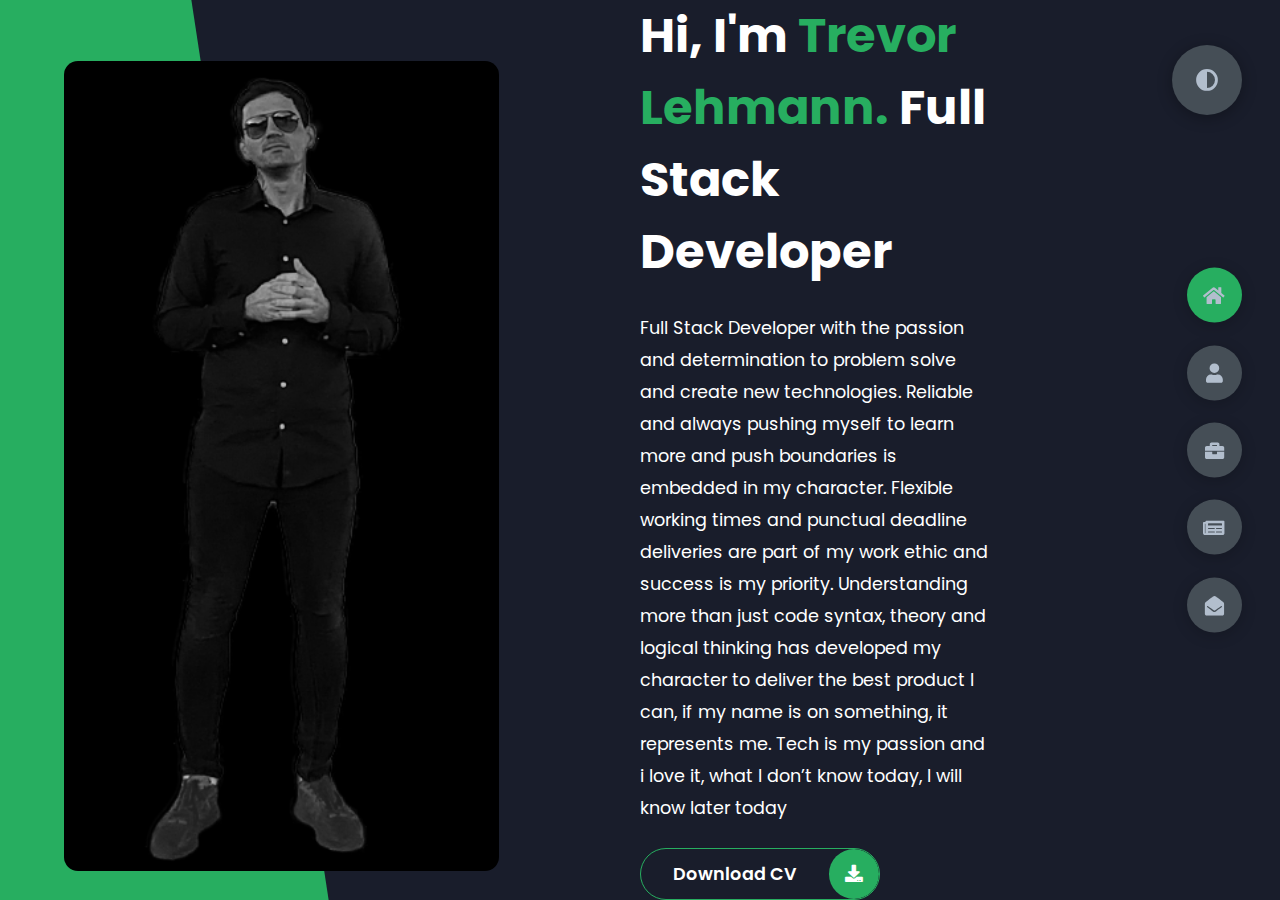
<file: index.html>
<!DOCTYPE html>
<html lang="en">
<head>
  <meta charset="UTF-8">
  <meta http-equiv="X-UA-Compatible" content="IE=edge">
  <meta name="viewport" content="width=device-width, initial-scale=1.0">
  <!-- Link to stylesheet, Font Awesome Icomns and Google Fonts -->
  <link rel="stylesheet" href="/assets/css/style.css">
  <link href="https://fonts.googleapis.com/css2?family=Be+Vietnam+Pro&family=Lato:ital,wght@0,300;1,300&family=Nova+Square&family=Poppins:ital,wght@0,300;0,400;0,500;0,700;1,400&family=Zen+Kaku+Gothic+Antique:wght@700&display=swap" rel="stylesheet">
  <link rel="stylesheet" href="https://cdnjs.cloudflare.com/ajax/libs/font-awesome/5.15.4/css/all.min.css" integrity="sha512-1ycn6IcaQQ40/MKBW2W4Rhis/DbILU74C1vSrLJxCq57o941Ym01SwNsOMqvEBFlcgUa6xLiPY/NS5R+E6ztJQ==" crossorigin="anonymous" referrerpolicy="no-referrer">

  <!-- Favicon -->
  <link rel="apple-touch-icon" sizes="180x180" href="/apple-touch-icon.png">
  <link rel="icon" type="image/png" sizes="32x32" href="/favicon-32x32.png">
  <link rel="icon" type="image/png" sizes="16x16" href="/favicon-16x16.png">
  <link rel="manifest" href="/site.webmanifest">

  <title>Trevor Lehmann Portfolio</title>
</head>

<body class="main-content">

  <!-- Header -->

  <!-- Left Hand Side Image -->
  <header id="home" class="section section-one header active">
      <div class="header-content">
        <div class="left-header">
            <div class="header-shape"></div>
              <div class="image">
                <img src="/assets/images/hero.png" alt="Trevor Lehmann">
              </div>
        </div>

        <!-- Right Hand Side Bio -->
        <div class="right-header">
          <h1 class="name">
            Hi, I'm <span class="name">Trevor Lehmann.</span> Full Stack Developer
          </h1>
          <p>
            Full Stack Developer with the passion and determination to problem solve and create new technologies. Reliable and always pushing myself to learn more and push boundaries is embedded in my character. Flexible working times and punctual deadline deliveries are part of my work ethic and success is my priority. Understanding more than just code syntax, theory and logical thinking has developed my character to deliver the best product I can, if my name is on something, it represents me. Tech is my passion and i love it, what I don’t know today, I will know later today
          </p>
          <div class="btn-container">
            <a href="https://drive.google.com/drive/folders/1BzOI4lvJZ_k1TJJ28RHf3-OveOn2JN8q?usp=sharing" class="main-btn">
              <span class="btn-text">Download CV</span>
              <span class="btn-icon"><i class="fas fa-download"></i></span>
            </a>
          </div>
        </div>
      </div>
  </header>

  <main>

    <!-- About Section -->
    <section id="about" class="section section-two">
      <div class="main-title">
        <h2>About <span>me</span><span class="bg-text">My Stats</span></h2>
      </div>
      <div class="about-container">
        <div class="left-about">
          <h4>Information About Me</h4>
          <p>
            I started as self-taught developer at my previous job in 2019. When the pandemic came, life changed drastically and I needed to change with it <br>
            I moved to the UK to work and save up money and put myself through a coding bootcamp, I ended up enrolling and gettimg a diploma <br>
            I decided to move to my homeland of Germany to purse my goals and dreams of working in tech and I don't regret any of my decisions. <br>
            I see value in my craft.
          </p>
          <!-- Download CV Button -->
          <div class="btn-container">
            <a href="https://drive.google.com/drive/folders/1BzOI4lvJZ_k1TJJ28RHf3-OveOn2JN8q?usp=sharing" class="main-btn" target="_blank">
              <span class="btn-text">Download CV</span>
              <span class="btn-icon"><i class="fas fa-download"></i></span>
            </a>
          </div>
        </div>

        <div class="right-about">
          <!-- Projects Completed -->
          <div class="about-item">
            <div class="about-text">
              <p class="large-text">10+</p>
              <p class="small-text">Projects <br> Completed</p>
            </div>
          </div>
          <!-- Years Of Experience -->
          <div class="about-item">
            <div class="about-text">
              <p class="large-text">3</p>
              <p class="small-text">Years of <br> Experience</p>
            </div>
          </div>
          <!-- Front End Applications -->
          <div class="about-item">
            <div class="about-text">
              <p class="large-text">10+</p>
              <p class="small-text">Happy <br> Clients</p>
            </div>
          </div>
          <!-- Back End Applications -->
          <div class="about-item">
            <div class="about-text">
              <p class="large-text">1000+</p>
              <p class="small-text">Hours of <br> Coding</p>
            </div>
          </div>
        </div>
      </div>

      <!-- About Stats and Progress Bars -->
      <div class="about-stats">
        <h4 class="stat-title">My Skills</h4>
        <div class="progress-bars">

          <!-- Progress Bar Item -->
          <div class="progress-bar">
            <p class="progress-title">HTML5</p>
            <div class="progress-container">
              <p class="progress-text">90%</p>
              <div class="progress">
                <span class="html"></span>
              </div>
            </div>
          </div>

          <!-- Progress Bar Item -->
          <div class="progress-bar">
            <p class="progress-title">CSS3</p>
            <div class="progress-container">
              <p class="progress-text">90%</p>
              <div class="progress">
                <span class="css"></span>
              </div>
            </div>
          </div>

          <!-- Progress Bar Item -->
          <div class="progress-bar">
            <p class="progress-title">JavaScript</p>
            <div class="progress-container">
              <p class="progress-text">75%</p>
              <div class="progress">
                <span class="js"></span>
              </div>
            </div>
          </div>

          <!-- Progress Bar Item -->
          <div class="progress-bar">
            <p class="progress-title">React.JS</p>
            <div class="progress-container">
              <p class="progress-text">70%</p>
              <div class="progress">
                <span class="react"></span>
              </div>
            </div>
          </div>

          <!-- Progress Bar Item -->
          <div class="progress-bar">
            <p class="progress-title">Python</p>
            <div class="progress-container">
              <p class="progress-text">80%</p>
              <div class="progress">
                <span class="python"></span>
              </div>
            </div>
          </div>

          <!-- Progress Bar Item -->
          <div class="progress-bar">
            <p class="progress-title">Django</p>
            <div class="progress-container">
              <p class="progress-text">60%</p>
              <div class="progress">
                <span class="django"></span>
              </div>
            </div>
          </div>

        </div>
      </div>

      <!-- Timeline -->
      <h4 class="stat-title">My Experience Timeline</h4>
      <div class="timeline">

        <!-- Timeline Item -->
        <div class="timeline-item">
          <div class="timeline-icon">
            <i class="fas fa-briefcase"></i>
          </div>
          <p class="timeline-duration">2021 - Present</p>
          <h5>Diploma in Full Stack Development<span> - Code Institute</span></h5>
          <p>Full syllabus on front end development using HTML, CSS and JavaScript, Back End Applications using Python, Django and MySQL</p>
        </div>

        <!-- Timeline Item -->
        <div class="timeline-item">
          <div class="timeline-icon">
            <i class="fas fa-briefcase"></i>
          </div>
          <p class="timeline-duration">2020 - Present</p>
          <h5>Front End Web Developer<span> - Freelance</span></h5>
          <p>Buidling Front End interactive web applications using HTML, CSS (and associated frameworks), JavaScript and React.JS</p>
        </div>
      

      <!-- Timeline Item -->
      <div class="timeline-item">
        <div class="timeline-icon">
          <i class="fas fa-briefcase"></i>
        </div>
        <p class="timeline-duration">2020</p>
        <h5>Front End Developer (Intern)<span> - Jetline-e.com</span></h5>
        <p>Debugging code and updating the company website weekly with new code snippets and refactoring old code, integrating CSS into JavaScript</p>
      </div>

      <!-- Timeline Item -->
      <div class="timeline-item">
        <div class="timeline-icon">
          <i class="fas fa-briefcase"></i>
        </div>
        <p class="timeline-duration">2019 - 2020</p>
        <h5>Diploma in Graphic Design<span> - Shaw Academy</span></h5>
        <p>Learning design theory and principles to implement crisp and cutting edge designs for print and web, Learning Adobe Creative Suite</p>
      </div>
    

    <!-- Timeline Item -->
    <div class="timeline-item">
      <div class="timeline-icon">
        <i class="fas fa-briefcase"></i>
      </div>
      <p class="timeline-duration">2011 - 2020</p>
      <h5>Graphic Designer<span> - Jetline-e.com (South Africa)</span></h5>
      <p>Using Corel Draw and Adobe Photoshop and Illustrator to design corporate brochures, business cards and digital advertising including print, making artwork print ready</p>
    </div>
  </div>
    </section>

    <!-- Portfolio Section -->
    <section id="portfolio" class="section section-three">
      <div class="main-title">
        <h2>My <span>Portfolio</span><span class="bg-text">my Work</span></h2>
      </div>
      <p class="portfolio-text">A collection of my favorite work as a developer</p>
      <div class="portfolio-container">
        
        <!-- Portfolio Project Item -->
        <div class="portfolio-item">
          <div class="img">
            <img src="/assets/images/port1.png" alt="Portfolio 1">
          </div>
          <div class="hover-item">
            <h3>Afrikan Beasts</h3>
            <div class="icons">
              <a href="https://github.com/trevthedev777/AfrikanBeasts" target="_blank" class="icon">
                <i class="fab fa-github"></i>
              </a>
            </div>
          </div>
        </div>

        <!-- Portfolio Project Item -->
        <div class="portfolio-item">
          <div class="img">
            <img src="/assets/images/port2.png" alt="Portfolio 2">
          </div>
          <div class="hover-item">
            <h3>Charity Earth</h3>
            <div class="icons">
              <a href="https://github.com/trevthedev777/earth-day-hackathon-2022" target="_blank" class="icon">
                <i class="fab fa-github"></i>
              </a>
            </div>
          </div>
        </div>

        <!-- Portfolio Project Item -->
        <div class="portfolio-item">
          <div class="img">
            <img src="/assets/images/port3.png" alt="Portfolio 3">
          </div>
          <div class="hover-item">
            <h3>JavaScript Quiz Game</h3>
            <div class="icons">
              <a href="https://github.com/trevthedev777/javascriptQuizGameMultipleChoice" target="_blank" class="icon">
                <i class="fab fa-github"></i>
              </a>
            </div>
          </div>
        </div>

        <!-- Portfolio Project Item -->
        <div class="portfolio-item">
          <div class="img">
            <img src="/assets/images/port4.png" alt="Portfolio 4">
          </div>
          <div class="hover-item">
            <h3>Love Maths Game</h3>
            <div class="icons">
              <a href="https://github.com/trevthedev777/loveMaths" target="_blank" class="icon">
                <i class="fab fa-github"></i>
              </a>
            </div>
          </div>
        </div>

        <!-- Portfolio Project Item -->
        <div class="portfolio-item">
          <div class="img">
            <img src="/assets/images/port5.png" alt="Portfolio 5">
          </div>
          <div class="hover-item">
            <h3>Love Running</h3>
            <div class="icons">
              <a href="https://github.com/trevthedev777/LoveRunningWebsite" target="_blank" class="icon">
                <i class="fab fa-github"></i>
              </a>
            </div>
          </div>
        </div>

        <!-- Portfolio Project Item -->
        <div class="portfolio-item">
          <div class="img">
            <img src="/assets/images/port6.png" alt="Sandwich Baron Sales Automation">
          </div>
          <div class="hover-item">
            <h3>Sandwich Baron Sales Automation</h3>
            <div class="icons">
              <a href="https://github.com/trevthedev777/sandwichBaronMarketData" target="_blank" class="icon">
                <i class="fab fa-github"></i>
              </a>
            </div>
          </div>
        </div>

        <!-- Portfolio Project Item -->
        <div class="portfolio-item">
          <div class="img">
            <img src="/assets/images/port7.png" alt="portfolio 7">
          </div>
          <div class="hover-item">
            <h3>News Grid</h3>
            <div class="icons">
              <a href="https://github.com/trevthedev777/newsgrid" target="_blank" class="icon">
                <i class="fab fa-github"></i>
              </a>
            </div>
          </div>
        </div>

        <!-- Portfolio Project Item -->
        <div class="portfolio-item">
          <div class="img">
            <img src="/assets/images/port8.png" alt="portfolio 8">
          </div>
          <div class="hover-item">
            <h3>Loop Lab</h3>
            <div class="icons">
              <a href="https://github.com/trevthedev777/LoopLAB-bootstrap4-" target="_blank" class="icon">
                <i class="fab fa-github"></i>
              </a>
            </div>
          </div>
        </div>

        <!-- Portfolio Project Item -->
        <div class="portfolio-item">
          <div class="img">
            <img src="/assets/images/port9.png" alt="portfolio 9">
          </div>
          <div class="hover-item">
            <h3>Mizuxe Book Website</h3>
            <div class="icons">
              <a href="https://github.com/trevthedev777/MizuxeBookSampleWebsite" target="_blank" class="icon">
                <i class="fab fa-github"></i>
              </a>
            </div>
          </div>
        </div>

      </div>
    </section>

    <!-- Blogs Section -->
    <section id="blogs" class="section section-four">

      <!-- Section Heading -->
      <div class="main-title">
        <h2>my <span>Blogs</span><span class="bg-text">My Blogs</span></h2>
      </div>
      <div class="blogs-container">
        <div class="blog-item-container">

          <!-- Blog Item -->
          <div class="blog-item">
            <img src="/assets/images/blog1.jpg" alt="Blog 1">
            <div class="blog-text">
              <h4>
               My Journey as a Dev
              </h4>
              <p>
                Blog Coming Soon!
              </p>
            </div>
          </div>

          

        </div>
      </div>
 
    </section>

    <!-- Contact Section -->
    <section id="contact" class="section section-five contact">
      <div class="contact-container">

        <!-- Section Heading -->
        <div class="main-title">
          <h2>Contact <span>Me</span><span class="bg-text">Contact</span></h2>
        </div>
        <!-- Contact Content -->
        <div class="contact-content-container">
          <div class="left-contact">
            <h4>Contact me here</h4>
            <p>
              Leave your details with me and I will get back to you. <br>
              You can also choose to contact me first. Have a great day!
            </p>
          
            <div class="contact-info">

              <!-- Contact Item -->
              <div class="contact-item">
                <div class="icon">
                  <i class="fas fa-solid fa-map-pin"></i>
                  Location
                </div>
                <p>
                  : Dresden, Germany
                </p>
              </div>

              <!-- Contact Item -->
              <div class="contact-item">
                <div class="icon">
                  <i class="fas fa-solid fa-at"></i>
                  Email
                </div>
                <p>
                  : trevor@trevorlehmann.com
                </p>
              </div>

              <!-- Contact Item -->
              <div class="contact-item">
                <div class="icon">
                  <i class="fas fa-mobile-alt"></i>
                  Mobile Number 
                </div>
                <p>
                  : +447549023645
                </p>
              </div>

            <!-- Contact Item -->
              <div class="contact-item">
                <div class="icon">
                  <i class="fas fa-globe-europe"></i>
                  Languages
                </div>
                <p>
                  : English (Native),<br> : Spanish (A1),<br> : German (A1)
                </p>
              </div>
              <div class="contact-social-media-icons-container">
                <div class="social-media-icons">
                  <!-- LinkedIn -->
                  <a href="https://www.linkedin.com/in/trevor-lehmann-webdev/" target="_blank">
                    <i class="fab fa-linkedin"></i>
                  </a>
                  <!-- Github -->
                  <a href="https://github.com/trevthedev777/" target="_blank">
                    <i class="fab fa-github"></i>
                  </a>
                  <!-- Codepen -->
                  <a href="https://codepen.io/trevthedev777/" target="_blank">
                    <i class="fab fa-codepen"></i>
                  </a>
                </div>
              </div>
            </div>
            </div>
            <!--  Contact Form -->
            <div class="right-contact">
              <form action="https://formspree.io/xgendljq"
              method="POST" class="contact-form">
                <div class="input-control input-control-2">
                  <input 
                  type="text" 
                  id="name" 
                  name="name" 
                  required 
                  placeholder="Your Name">
                  <input 
                  type="email" 
                  id="email" 
                  name="email" 
                  required 
                  placeholder="Your Email">
                </div>
                <div class="input-control">
                  <input type="text" id="subject" name="subject" required   placeholder="Subject">
                </div>
                <div class="input-control">
                  <textarea name="message" id="message" cols="15" rows="8" placeholder="Enter your message..."></textarea>
                </div>
                <div id="error"></div>
                <div class="submit-btn">
                   <button class="main-btn">
                    <span class="btn-text">Send Message!</span>
                    <span class="btn-icon">
                      <i class="fas fa-paper-plane"></i>
                    </span>
                   </button>        
                </div>
              </form>
            </div>
        </div>
      </div>
      
    </section>

    <!-- Navigation Controls -->
    <div class="controls">
      <div class="control control-1 active-btn" data-id="home">
        <i class="fas fa-home"></i>
      </div>
      <div class="control control-2" data-id="about">
        <i class="fas fa-user"></i>
      </div>
      <div class="control control-3" data-id="portfolio">
        <i class="fas fa-briefcase"></i>
      </div>
      <div class="control control-4" data-id="blogs">
        <i class="fas fa-newspaper"></i>
      </div>
      <div class="control control-5" data-id="contact">
        <i class="fas fa-envelope-open"></i>
      </div>
    </div>
    
    <div class="theme-btn">
      <i class="fas fa-adjust"></i>
    </div>
  </main>
  <!-- Link to JS Script -->
  <script src="/assets/js/script.js"></script>
</body>
</html>
</file>
<file: assets/css/style.css>
* {
  margin: 0;
  padding: 0;
  -webkit-box-sizing: border-box;
          box-sizing: border-box;
  list-style: none;
}

:root {
  --color-primary: #191D2B;
  --color-secondary: #27AE60;
  --color-white: #FFF;
  --color-black: #000;
  --color-grey-0: #F8F8F8;
  --color-grey-1: #DBE1E8;
  --color-grey-2: #B2BECD;
  --color-grey-3: #6C7983;
  --color-grey-4: #454E56;
  --color-grey-5: #2A2E35;
  --color-grey-6: #12181B;
  --br-sm-2: 14px;
  --box-shadow-1: 0 3px 15px rgba(0,0,0,.2);
  --transition-1: all .4s ease-in-out;
}

.light-mode {
  --color-primary: #FFF;
  --color-secondary: #F56692;
  --color-white: #454E56;
  --color-black: #000;
  --color-grey-0: #F8F8F8;
  --color-grey-1: #6C7983;
  --color-grey-2: #6C7983;
  --color-grey-3: #6C7983;
  --color-grey-4: #454E56;
  --color-grey-5: #f8f8f8;
  --color-grey-6: #12181B;
}

body {
  background-color: var(--color-primary);
  font-family: 'Poppins', sans-serif;
  font-size: 1.1rem;
  color: var(--color-white);
  -webkit-transition: var(--transition-1);
  transition: var(--transition-1);
}

a {
  display: inline-block;
  text-decoration: none;
  color: inherit;
  font-family: inherit;
}

header {
  min-height: 100vh;
  color: var(--color-white);
  overflow: hidden;
}

section {
  min-height: 100vh;
  width: 100%;
  position: absolute;
  left: 0;
  top: 0%;
  padding: 3rem 18rem;
}

.section {
  -webkit-transform: translateY(-100%) scale(0);
          transform: translateY(-100%) scale(0);
  -webkit-transition: var(--transition-1);
  transition: var(--transition-1);
  background-color: var(--color-primary);
}

.section {
  min-height: auto;
}

.section-one {
  display: none;
  -webkit-transform: translateY(0) scale(1);
          transform: translateY(0) scale(1);
}

.section-two {
  display: none;
  -webkit-transform: translateY(0) scale(1);
          transform: translateY(0) scale(1);
}

.section-three {
  display: none;
  -webkit-transform: translateY(0) scale(1);
          transform: translateY(0) scale(1);
}

.section-four {
  display: none;
  -webkit-transform: translateY(0) scale(1);
          transform: translateY(0) scale(1);
}

.section-five {
  display: none;
  -webkit-transform: translateY(0) scale(1);
          transform: translateY(0) scale(1);
}

.active {
  display: block;
  -webkit-animation: scaleAnim 1s ease-in-out;
          animation: scaleAnim 1s ease-in-out;
}

@-webkit-keyframes scaleAnim {
  0% {
    -webkit-transform: translateY(-100%) scaleY(0);
            transform: translateY(-100%) scaleY(0);
  }
  100% {
    -webkit-transform: translateY(0) scaleY(1);
            transform: translateY(0) scaleY(1);
  }
}

@keyframes scaleAnim {
  0% {
    -webkit-transform: translateY(-100%) scaleY(0);
            transform: translateY(-100%) scaleY(0);
  }
  100% {
    -webkit-transform: translateY(0) scaleY(1);
            transform: translateY(0) scaleY(1);
  }
}

.controls {
  position: fixed;
  z-index: 10;
  top: 50%;
  right: 3%;
  display: -webkit-box;
  display: -ms-flexbox;
  display: flex;
  -webkit-box-orient: vertical;
  -webkit-box-direction: normal;
      -ms-flex-direction: column;
          flex-direction: column;
  -webkit-box-align: center;
      -ms-flex-align: center;
          align-items: center;
  -webkit-box-pack: center;
      -ms-flex-pack: center;
          justify-content: center;
  -webkit-transform: translateY(-50%);
          transform: translateY(-50%);
}

.controls .active-btn {
  background-color: var(--color-secondary) !important;
  -webkit-transition: var(--transition-1);
  transition: var(--transition-1);
}

.controls .active-btn i {
  color: var(--color-white);
}

.controls .control {
  padding: 1rem;
  cursor: pointer;
  background-color: var(--color-grey-4);
  width: 55px;
  height: 55px;
  border-radius: 50%;
  display: -webkit-box;
  display: -ms-flexbox;
  display: flex;
  -webkit-box-align: center;
      -ms-flex-align: center;
          align-items: center;
  -webkit-box-pack: center;
      -ms-flex-pack: center;
          justify-content: center;
  margin: .7rem 0;
  -webkit-box-shadow: var(--box-shadow-1);
          box-shadow: var(--box-shadow-1);
}

.controls .control i {
  font-size: 1.2rem;
  color: var(--color-grey-2);
  pointer-events: none;
}

.header-content {
  display: -ms-grid;
  display: grid;
  -ms-grid-columns: (1fr)[2];
      grid-template-columns: repeat(2, 1fr);
  min-height: 100vh;
}

.header-content .left-header {
  display: -webkit-box;
  display: -ms-flexbox;
  display: flex;
  -webkit-box-align: center;
      -ms-flex-align: center;
          align-items: center;
  position: relative;
}

.header-content .left-header .header-shape {
  -webkit-transition: var(--transition-1);
  transition: var(--transition-1);
  width: 65%;
  height: 100%;
  background-color: var(--color-secondary);
  position: absolute;
  left: 0;
  top: 0;
  z-index: -1;
  -webkit-clip-path: polygon(0 0, 46% 0, 79% 100%, 0% 100%);
          clip-path: polygon(0 0, 46% 0, 79% 100%, 0% 100%);
}

.header-content .left-header .image {
  border-radius: var(--br-sm-2);
  height: 90%;
  width: 68%;
  margin-left: 4rem;
  background-color: var(--color-black);
  -webkit-transition: var(--transition-1);
  transition: var(--transition-1);
  margin-top: 2rem;
}

.header-content .left-header .image img {
  width: 100%;
  height: 100%;
  -o-object-fit: cover;
     object-fit: cover;
  -webkit-transition: var(--transition-1);
  transition: var(--transition-1);
  -webkit-filter: grayscale(100%);
          filter: grayscale(100%);
}

.header-content .left-header .image img:hover {
  -webkit-filter: grayscale(0);
          filter: grayscale(0);
}

.header-content .right-header {
  display: -webkit-box;
  display: -ms-flexbox;
  display: flex;
  -webkit-box-orient: vertical;
  -webkit-box-direction: normal;
      -ms-flex-direction: column;
          flex-direction: column;
  -webkit-box-pack: center;
      -ms-flex-pack: center;
          justify-content: center;
  padding-right: 18rem;
}

.header-content .right-header .name {
  font-size: 3rem;
}

.header-content .right-header .name span {
  color: var(--color-secondary);
}

.header-content .right-header p {
  margin: 1.5rem 0;
  line-height: 2rem;
}

button {
  background: none;
}

button .btn-text {
  text-transform: uppercase;
}

.btn-container {
  display: -webkit-box;
  display: -ms-flexbox;
  display: flex;
  -ms-flex-item-align: start;
      align-self: flex-start;
}

.main-btn {
  border-radius: 30px;
  color: inherit;
  font-weight: 600;
  position: relative;
  border: 1px solid var(--color-secondary);
  display: -webkit-box;
  display: -ms-flexbox;
  display: flex;
  -ms-flex-item-align: start;
      align-self: flex-start;
  display: flex;
  -webkit-box-align: center;
      -ms-flex-align: center;
          align-items: center;
  overflow: hidden;
}

.main-btn .btn-text {
  padding: 0 2rem;
}

.main-btn .btn-icon {
  background-color: var(--color-secondary);
  display: -webkit-box;
  display: -ms-flexbox;
  display: flex;
  -webkit-box-align: center;
      -ms-flex-align: center;
          align-items: center;
  -webkit-box-pack: center;
      -ms-flex-pack: center;
          justify-content: center;
  border-radius: 50%;
  padding: 1rem;
}

.main-btn::before {
  content: '';
  position: absolute;
  top: 0;
  right: 0;
  -webkit-transform: translateX(100%);
          transform: translateX(100%);
  -webkit-transition: var(--transition-1);
  transition: var(--transition-1);
  z-index: -1;
}

.main-btn:hover::before {
  width: 100%;
  height: 100%;
  background-color: var(--color-secondary);
  -webkit-transform: translateX(0);
          transform: translateX(0);
  -webkit-transition: var(--transition-1);
  transition: var(--transition-1);
}

.main-title {
  text-align: center;
}

.main-title h2 {
  position: relative;
  text-transform: uppercase;
  font-size: 4rem;
  font-weight: 700;
}

.main-title h2 span {
  color: var(--color-secondary);
}

.main-title h2 .bg-text {
  position: absolute;
  top: 50%;
  left: 50%;
  color: var(--color-grey-5);
  -webkit-transition: var(--transition-1);
  transition: var(--transition-1);
  z-index: -1;
  -webkit-transform: translate(-50%, -50%);
          transform: translate(-50%, -50%);
  font-weight: 800;
  font-size: 6.3rem;
}

.about-container {
  display: -ms-grid;
  display: grid;
  -ms-grid-columns: (1fr)[2];
      grid-template-columns: repeat(2, 1fr);
  padding: 3.5rem 0 5rem 0;
}

.about-container .left-about {
  padding-right: 5rem;
}

.about-container .left-about p {
  line-height: 2rem;
  padding: 1rem;
  color: var(--color-grey-1);
}

.about-container .left-about h4 {
  font-size: 2rem;
  text-transform: uppercase;
}

.about-container .right-about {
  display: -ms-grid;
  display: grid;
  -ms-grid-columns: (1fr)[2];
      grid-template-columns: repeat(2, 1fr);
  grid-gap: 2rem;
}

.about-container .right-about .about-item {
  border: 1px solid var(--color-grey-5);
  border-radius: 5px;
  -webkit-transition: var(--transition-1);
  transition: var(--transition-1);
  -webkit-box-shadow: 1px 2px 15px rgba(0, 0, 0, 0.1);
          box-shadow: 1px 2px 15px rgba(0, 0, 0, 0.1);
}

.about-container .right-about .about-item:hover {
  cursor: default;
  -webkit-transform: translateY(-5px);
          transform: translateY(-5px);
  border: 1px solid var(--color-secondary);
  -webkit-box-shadow: 1px 2px 15px rgba(0, 0, 0, 0.32);
          box-shadow: 1px 2px 15px rgba(0, 0, 0, 0.32);
}

.about-container .right-about .about-item .about-text {
  padding: 1.5rem;
  display: -webkit-box;
  display: -ms-flexbox;
  display: flex;
  -webkit-box-orient: vertical;
  -webkit-box-direction: normal;
      -ms-flex-direction: column;
          flex-direction: column;
}

.about-container .right-about .about-item .about-text .large-text {
  font-size: 3rem;
  font-weight: 700;
  color: var(--color-secondary);
}

.about-container .right-about .about-item .about-text .small-text {
  padding-left: 3rem;
  position: relative;
  text-transform: uppercase;
  font-size: 1.2rem;
  color: var(--color-grey-1);
  letter-spacing: 2px;
}

.about-container .right-about .about-item .about-text .small-text::before {
  content: '';
  position: absolute;
  left: 0;
  top: 15px;
  width: 2rem;
  height: 2px;
  background-color: var(--color-grey-5);
}

.about-stats {
  padding-bottom: 4rem;
}

.about-stats .progress-bars {
  display: -ms-grid;
  display: grid;
  -ms-grid-columns: (1fr)[2];
      grid-template-columns: repeat(2, 1fr);
  grid-gap: 2rem;
}

.about-stats .progress-bars .progress-bar {
  display: -webkit-box;
  display: -ms-flexbox;
  display: flex;
  -webkit-box-orient: vertical;
  -webkit-box-direction: normal;
      -ms-flex-direction: column;
          flex-direction: column;
}

.about-stats .progress-bars .progress-bar .progress-title {
  text-transform: uppercase;
  font-weight: 500;
}

.about-stats .progress-bars .progress-bar .progress-container {
  display: -webkit-box;
  display: -ms-flexbox;
  display: flex;
  -webkit-box-align: center;
      -ms-flex-align: center;
          align-items: center;
}

.about-stats .progress-bars .progress-bar .progress-container .progress-text {
  color: var(--color-grey-2);
}

.about-stats .progress-bars .progress-bar .progress-container .progress {
  width: 100%;
  height: .45rem;
  background-color: var(--color-grey-4);
  margin-left: 1rem;
  position: relative;
}

.about-stats .progress-bars .progress-bar .progress-container .progress span {
  position: absolute;
  top: 0;
  left: 0;
  height: 100%;
  background-color: var(--color-secondary);
}

.about-stats .progress-bars .progress-bar .progress-container .progress .html {
  width: 90%;
}

.about-stats .progress-bars .progress-bar .progress-container .progress .css {
  width: 90%;
}

.about-stats .progress-bars .progress-bar .progress-container .progress .js {
  width: 75%;
}

.about-stats .progress-bars .progress-bar .progress-container .progress .react {
  width: 70%;
}

.about-stats .progress-bars .progress-bar .progress-container .progress .python {
  width: 80%;
}

.about-stats .progress-bars .progress-bar .progress-container .progress .django {
  width: 60%;
}

.stat-title {
  text-transform: uppercase;
  font-size: 1.4rem;
  text-align: center;
  padding: 3.5rem 0;
  position: relative;
}

.stat-title::before {
  content: '';
  position: absolute;
  left: 50%;
  top: 0;
  width: 40%;
  height: 1px;
  background-color: var(--color-grey-5);
  -webkit-transform: translateX(-50%);
          transform: translateX(-50%);
}

.timeline {
  display: -ms-grid;
  display: grid;
  -ms-grid-columns: (1fr)[2];
      grid-template-columns: repeat(2, 1fr);
  grid-gap: 2rem;
  padding-bottom: 3rem;
}

.timeline .timeline-item {
  position: relative;
  padding-left: 3rem;
  border-left: 1px solid var(--color-grey-5);
}

.timeline .timeline-item .timeline-icon {
  position: absolute;
  left: -27px;
  top: 0;
  background-color: var(--color-secondary);
  width: 50px;
  height: 50px;
  border-radius: 50%;
  display: -webkit-box;
  display: -ms-flexbox;
  display: flex;
  -webkit-box-pack: center;
      -ms-flex-pack: center;
          justify-content: center;
  -webkit-box-align: center;
      -ms-flex-align: center;
          align-items: center;
}

.timeline .timeline-item .timeline-icon i {
  font-size: 1.3rem;
}

.timeline .timeline-item .timeline-duration {
  padding: .2rem .6rem;
  background-color: var(--color-grey-5);
  border-radius: 15px;
  display: inline-block;
  font-size: .8rem;
  text-transform: uppercase;
  font-weight: 500;
}

.timeline .timeline-item h5 {
  padding: 1rem 0;
  text-transform: uppercase;
  font-size: 1.3rem;
  font-weight: 600;
}

.timeline .timeline-item h5 span {
  color: var(--color-grey-2);
  font-weight: 500;
  font-size: 1.2rem;
}

.timeline .timeline-item p {
  color: var(--color-grey-2);
}

.portfolio-text {
  padding: 2rem 0;
  text-align: center;
}

.portfolio-container {
  display: -ms-grid;
  display: grid;
  -ms-grid-columns: (1fr)[3];
      grid-template-columns: repeat(3, 1fr);
  grid-gap: 2rem;
  margin-top: 3rem;
}

.portfolio-container .portfolio-item {
  position: relative;
}

.portfolio-container .portfolio-item img {
  width: 100%;
  height: 400px;
  border-radius: 15px;
}

.portfolio-container .portfolio-item .hover-item {
  width: 100%;
  height: 100%;
  background-color: var(--color-secondary);
  position: absolute;
  left: 0;
  top: 0;
  border-radius: 15px;
  display: -webkit-box;
  display: -ms-flexbox;
  display: flex;
  -webkit-box-pack: center;
      -ms-flex-pack: center;
          justify-content: center;
  -webkit-box-align: center;
      -ms-flex-align: center;
          align-items: center;
  -webkit-box-orient: vertical;
  -webkit-box-direction: normal;
      -ms-flex-direction: column;
          flex-direction: column;
  opacity: 0;
  -webkit-transform: scale(0);
          transform: scale(0);
  -webkit-transition: var(--transition-1);
  transition: var(--transition-1);
}

.portfolio-container .portfolio-item .hover-item h3 {
  font-size: 1.8rem;
  color: var(--color-white);
  margin-bottom: 1.5rem;
}

.portfolio-container .portfolio-item .hover-item .icons {
  font-size: 2rem;
  display: -webkit-box;
  display: -ms-flexbox;
  display: flex;
  -webkit-box-align: center;
      -ms-flex-align: center;
          align-items: center;
  -webkit-box-pack: center;
      -ms-flex-pack: center;
          justify-content: center;
}

.portfolio-container .portfolio-item .hover-item .icons .icon {
  background-color: var(--color-primary);
  border-radius: 50%;
  width: 50px;
  height: 50px;
  display: -webkit-box;
  display: -ms-flexbox;
  display: flex;
  -webkit-box-pack: center;
      -ms-flex-pack: center;
          justify-content: center;
  -webkit-box-align: center;
      -ms-flex-align: center;
          align-items: center;
  margin: 0 1rem;
  cursor: pointer;
  -webkit-transition: var(--transition-1);
  transition: var(--transition-1);
}

.portfolio-container .portfolio-item .hover-item .icons .icon i {
  font-size: 1.5rem;
  color: var(--color-white);
  margin: 0 1rem;
}

.portfolio-container .portfolio-item .hover-item .icons .icon:hover {
  background-color: var(--color-white);
}

.portfolio-container .portfolio-item .hover-item .icons .icon:hover i {
  color: var(--color-primary);
}

.portfolio-item:hover .hover-item {
  opacity: 1;
  -webkit-transform: scale(1);
          transform: scale(1);
}

.blog-item-container {
  display: -ms-grid;
  display: grid;
  -ms-grid-columns: (1fr)[3];
      grid-template-columns: repeat(3, 1fr);
  grid-gap: 2rem;
  margin-top: 3rem;
}

.blog-item-container .blog-item {
  position: relative;
  background-color: var(--color-grey-5);
  border-radius: 5px;
  -webkit-box-shadow: 1px 1px 20px rgba(0, 0, 0, 0.1);
          box-shadow: 1px 1px 20px rgba(0, 0, 0, 0.1);
  -webkit-transition: var(--transition-1);
  transition: var(--transition-1);
}

.blog-item-container .blog-item:hover {
  -webkit-box-shadow: 1px 1px 20px rgba(0, 0, 0, 0.3);
          box-shadow: 1px 1px 20px rgba(0, 0, 0, 0.3);
  -webkit-transform: translateY(-5px);
          transform: translateY(-5px);
  -webkit-transition: var(--transition-1);
  transition: var(--transition-1);
}

.blog-item-container .blog-item:hover img {
  -webkit-filter: grayscale(0);
          filter: grayscale(0);
  -webkit-transform: scale(1.1);
          transform: scale(1.1);
  -webkit-transition: var(--transition-1);
  transition: var(--transition-1);
  -webkit-box-shadow: 1px 4px 12px rgba(0, 0, 0, 0.8);
          box-shadow: 1px 4px 12px rgba(0, 0, 0, 0.8);
}

.blog-item-container .blog-item img {
  width: 100%;
  height: 300px;
  -o-object-fit: cover;
     object-fit: cover;
  border-top-left-radius: 15px;
  border-top-right-radius: 15px;
  -webkit-filter: grayscale(100%);
          filter: grayscale(100%);
}

.blog-item-container .blog-item img:hover {
  border-top-left-radius: 0;
  border-top-right-radius: 0;
  -webkit-transition: var(--transition-1);
  transition: var(--transition-1);
}

.blog-item-container .blog-item .blog-text {
  margin-top: -7px;
  padding: 1.1rem;
  border-top: 8px solid var(--color-secondary);
}

.blog-item-container .blog-item .blog-text h4 {
  font-size: 1.5rem;
  margin-bottom: .7rem;
  -webkit-transition: var(--transition-1);
  transition: var(--transition-1);
  cursor: pointer;
}

.blog-item-container .blog-item .blog-text h4:hover {
  color: var(--color-secondary);
}

.blog-item-container .blog-item .blog-text p {
  color: var(--color-grey-2);
  line-height: 2rem;
  padding-bottom: 1rem;
}

.contact-content-container {
  display: -webkit-box;
  display: -ms-flexbox;
  display: flex;
  padding-top: 3.5rem;
}

.contact-content-container .left-contact {
  -webkit-box-flex: 2;
      -ms-flex: 2;
          flex: 2;
}

.contact-content-container .left-contact h4 {
  margin-top: 1rem;
  font-size: 2rem;
  text-transform: uppercase;
}

.contact-content-container .left-contact p {
  margin: 1rem 0;
  line-height: 2rem;
}

.contact-content-container .left-contact .contact-info .contact-item {
  display: -webkit-box;
  display: -ms-flexbox;
  display: flex;
  -webkit-box-align: center;
      -ms-flex-align: center;
          align-items: center;
  -webkit-box-pack: justify;
      -ms-flex-pack: justify;
          justify-content: space-between;
}

.contact-content-container .left-contact .contact-info .contact-item p {
  margin: .3rem 0 !important;
  padding: 0 !important;
}

.contact-content-container .left-contact .contact-info .contact-item .icon {
  display: -ms-grid;
  display: grid;
  -ms-grid-columns: 40px 1fr;
      grid-template-columns: 40px 1fr;
}

.contact-content-container .left-contact .contact-info .contact-item .icon i {
  display: -webkit-box;
  display: -ms-flexbox;
  display: flex;
  -webkit-box-align: center;
      -ms-flex-align: center;
          align-items: center;
  font-size: 1.3rem;
}

.contact-content-container .left-contact .social-media-icons {
  display: -webkit-box;
  display: -ms-flexbox;
  display: flex;
  margin-top: 2rem;
}

.contact-content-container .left-contact .social-media-icons a {
  display: -webkit-box;
  display: -ms-flexbox;
  display: flex;
  -webkit-box-align: center;
      -ms-flex-align: center;
          align-items: center;
  -webkit-box-pack: center;
      -ms-flex-pack: center;
          justify-content: center;
  color: var(--color-white);
  background-color: var(--color-grey-5);
  cursor: pointer;
  height: 50px;
  width: 50px;
  border-radius: 50%;
  margin: 0 .4rem;
  -webkit-transition: var(--transition-1);
  transition: var(--transition-1);
}

.contact-content-container .left-contact .social-media-icons a:hover {
  background-color: var(--color-secondary);
}

.contact-content-container .left-contact .social-media-icons a:hover i {
  color: var(--color-primary);
}

.contact-content-container .left-contact .social-media-icons a i {
  display: -webkit-box;
  display: -ms-flexbox;
  display: flex;
  -webkit-box-align: center;
      -ms-flex-align: center;
          align-items: center;
  -webkit-box-pack: center;
      -ms-flex-pack: center;
          justify-content: center;
  font-size: 1.3rem;
}

.contact-content-container .right-contact {
  -webkit-box-flex: 3;
      -ms-flex: 3;
          flex: 3;
  margin-left: 3rem;
}

.contact-content-container .right-contact .input-control {
  margin: 1.5rem 0;
}

.contact-content-container .right-contact .input-control input, .contact-content-container .right-contact .input-control textarea {
  border-radius: 30px;
  font-weight: inherit;
  font-size: inherit;
  font-family: inherit;
  padding: .8rem 1.1rem;
  outline: none;
  border: none;
  background-color: var(--color-grey-5);
  width: 100%;
  color: var(--color-white);
  resize: none;
}

.contact-content-container .right-contact .input-control-2 {
  display: -webkit-box;
  display: -ms-flexbox;
  display: flex;
}

.contact-content-container .right-contact .input-control-2 :last-child {
  margin-left: 1.5rem;
}

.contact-content-container .right-contact .submit-btn {
  display: -webkit-box;
  display: -ms-flexbox;
  display: flex;
  -webkit-box-pack: start;
      -ms-flex-pack: start;
          justify-content: flex-start;
}

.theme-btn {
  top: 5%;
  right: 3%;
  width: 70px;
  height: 70px;
  border-radius: 50%;
  background-color: var(--color-grey-4);
  cursor: pointer;
  position: fixed;
  display: -webkit-box;
  display: -ms-flexbox;
  display: flex;
  -webkit-box-pack: center;
      -ms-flex-pack: center;
          justify-content: center;
  -webkit-box-align: center;
      -ms-flex-align: center;
          align-items: center;
  -webkit-box-shadow: 0 3px 15px rgba(0, 0, 0, 0.3);
          box-shadow: 0 3px 15px rgba(0, 0, 0, 0.3);
  -webkit-transition: all .1s ease-in-out;
  transition: all .1s ease-in-out;
}

.theme-btn:active {
  -webkit-transform: translateY(-3px);
          transform: translateY(-3px);
}

.theme-btn i {
  font-size: 1.4rem;
  color: var(--color-grey-2);
  pointer-events: none;
}

@media screen and (max-width: 540px) {
  body p {
    font-size: .8rem;
  }
  .main-title h2 {
    font-size: 1.8rem !important;
  }
  .main-title h2 span {
    font-size: 1.8rem !important;
  }
  .main-title h2 .bg-text {
    font-size: 2rem !important;
  }
  .portfolio-container {
    -ms-grid-columns: 1fr !important;
        grid-template-columns: 1fr !important;
  }
  .portfolio-container .portfolio-item img {
    height: 250px;
  }
  .contact-content-container {
    -webkit-box-orient: vertical;
    -webkit-box-direction: normal;
        -ms-flex-direction: column;
            flex-direction: column;
  }
  .contact-content-container .right-contact {
    margin-left: 0;
    margin-top: 2.5rem;
  }
  .contact-content-container .right-contact .input-control-2 {
    -webkit-box-orient: vertical;
    -webkit-box-direction: normal;
        -ms-flex-direction: column;
            flex-direction: column;
  }
  .contact-content-container .right-contact .input-control-2 :last-child {
    margin-left: 0;
    margin-top: 1.5rem;
  }
  .contact-content-container .left-contact h4 {
    font-size: 1.8rem;
  }
  .contact-content-container .left-contact .icon {
    font-size: .7rem;
  }
  .contact-content-container .left-contact i {
    font: .7rem;
  }
  .contact-content-container p {
    font-size: .7rem !important;
  }
}

@media screen and (max-width: 600px) {
  header {
    padding: 0;
  }
  header .right-header {
    padding: 0 !important;
  }
  .main-title h2 {
    font-size: 2rem;
  }
  .main-title h2 span {
    font-size: 2.5rem;
  }
  .main-title h2 .bg-text {
    font-size: 3rem;
  }
  .theme-btn {
    width: 50px;
    height: 50px;
  }
  .about-container {
    -ms-grid-columns: 1fr;
        grid-template-columns: 1fr;
  }
  .about-container .right-about {
    padding-top: 2.5rem;
    -ms-grid-columns: 1fr;
        grid-template-columns: 1fr;
  }
  .about-container .left-about {
    padding: 0;
  }
  .about-container .left-about p {
    padding-left: 0;
  }
  .timeline {
    -ms-grid-columns: 1fr;
        grid-template-columns: 1fr;
    padding-bottom: 6rem;
  }
  .about-stats .progress-bars {
    -ms-grid-columns: 1fr;
        grid-template-columns: 1fr;
  }
  .portfolio-container {
    -ms-grid-columns: 1fr;
        grid-template-columns: 1fr;
    padding-bottom: 6rem;
  }
  .blog-item-container {
    -ms-grid-columns: 1fr;
        grid-template-columns: 1fr;
    padding-bottom: 6rem;
  }
  .section {
    padding: 2rem 2.5rem !important;
  }
  .controls {
    top: auto;
    bottom: 0;
    -webkit-box-orient: horizontal;
    -webkit-box-direction: normal;
        -ms-flex-direction: row;
            flex-direction: row;
    -webkit-box-pack: center;
        -ms-flex-pack: center;
            justify-content: center;
    left: 50%;
    -webkit-transform: translateX(-50%);
            transform: translateX(-50%);
    width: 100%;
    background-color: var(--color-grey-5);
  }
  .controls .control {
    margin: 1rem .3rem;
  }
}

@media screen and (max-width: 1070px) {
  .section {
    padding: 7rem 6rem;
  }
  .header-content {
    -ms-grid-columns: 1fr;
        grid-template-columns: 1fr;
    padding-bottom: 6rem;
  }
  .left-header .header-shape {
    display: none;
  }
  .right-header {
    -ms-grid-row: 1;
    grid-row: 1;
    width: 90%;
    margin: 0 auto;
  }
  .right-header .name {
    font-size: 2.5rem !important;
  }
  .header-content .left-header .image {
    margin: 0 auto;
    width: 90%;
  }
}

@media screen and (max-width: 1070px) {
  .about-container {
    -ms-grid-columns: 1fr;
        grid-template-columns: 1fr;
  }
  .about-container .right-about {
    padding-top: 2rem;
  }
  .main-title h2 {
    font-size: 4rem;
  }
  .main-title h2 span {
    font-size: 4rem;
  }
  .main-title h2 .bg-text {
    font-size: 4.5rem;
  }
  .portfolio-container {
    -ms-grid-columns: ()[1fr];
        grid-template-columns: repeat(1fr);
  }
  .blog-item-container {
    -ms-grid-columns: 1fr;
        grid-template-columns: 1fr;
  }
}

@media screen and (max-width: 1600px) {
  header {
    padding: 0 !important;
  }
  .section {
    padding: 7rem 11rem;
  }
}

@media screen and (max-width: 1940px) {
  .contact-content-container {
    -webkit-box-orient: vertical;
    -webkit-box-direction: normal;
        -ms-flex-direction: column;
            flex-direction: column;
  }
  .contact-content-container .right-contact {
    margin-left: 0;
    margin-top: 2.5rem;
  }
  .contact-content-container .right-contact .input-control-2 {
    -webkit-box-orient: vertical;
    -webkit-box-direction: normal;
        -ms-flex-direction: column;
            flex-direction: column;
  }
  .contact-content-container .right-contact .input-control-2 :last-child {
    margin-left: 0;
    margin-top: 1.5rem;
  }
  .contact-content-container p {
    font-size: .9rem;
  }
}
/*# sourceMappingURL=style.css.map */
</file>
